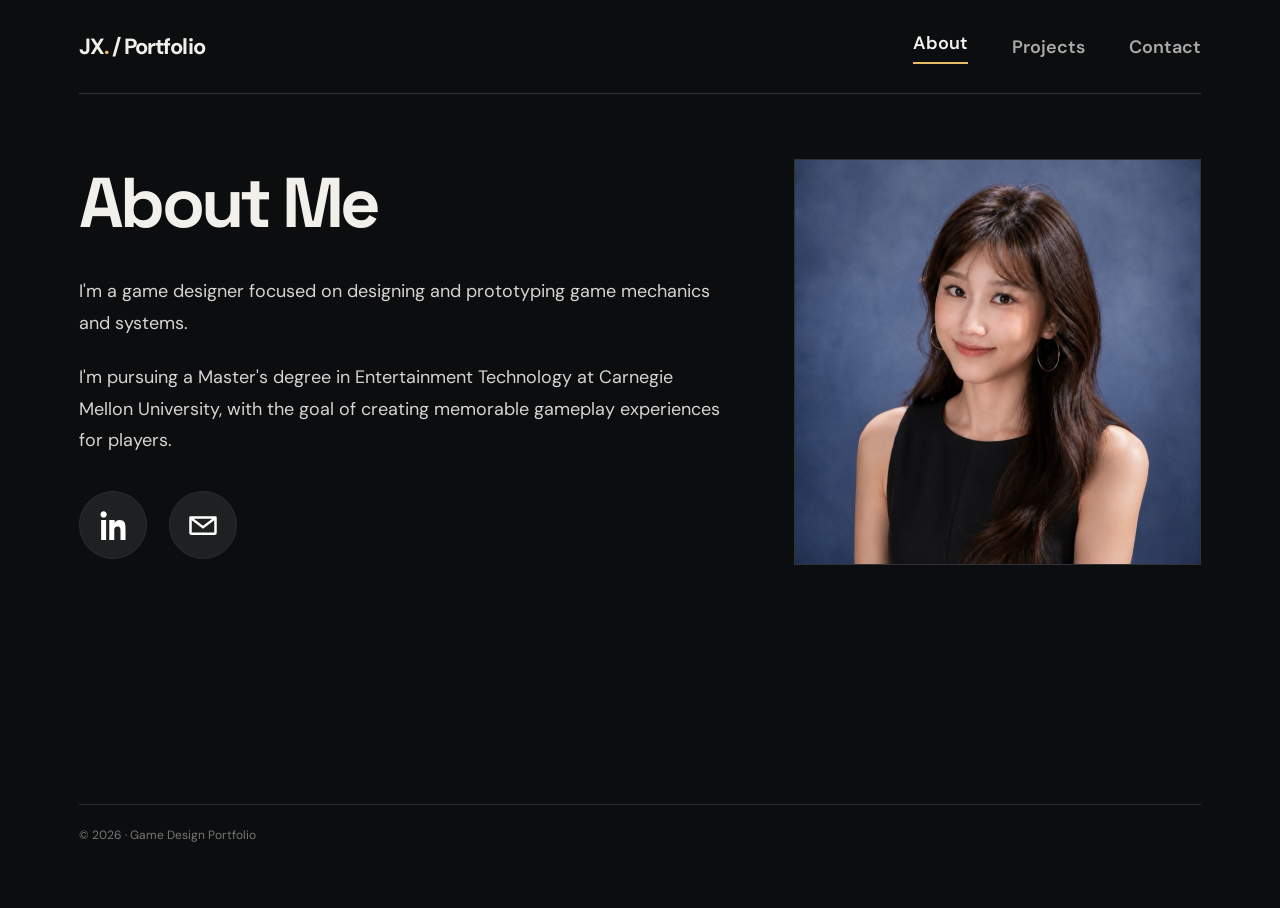
<file: portfolio-photos-ready/index.html>
<!DOCTYPE html><html lang="en"><head><meta charset="utf-8"><meta name="viewport" content="width=device-width,initial-scale=1"><title>About — Game Design Portfolio</title><link rel="preconnect" href="https://fonts.googleapis.com"><link rel="stylesheet" href="https://fonts.googleapis.com/css2?family=DM+Sans:wght@400;500;600;700&family=Space+Grotesk:wght@400;500;600;700&display=swap"><link rel="stylesheet" href="assets/site.css"></head><body><div class="container"><header class="topbar"><a class="brand" href="about.html">JX<span style="color:var(--accent)">.</span> / Portfolio</a><nav><a href="about.html" aria-current="page">About</a><a href="projects.html">Projects</a><a href="contact.html">Contact</a></nav></header><main class="page-main"><div class="about-layout"><div><h1>About Me</h1><p>I'm a game designer focused on designing and prototyping game mechanics and systems.</p><p>I'm pursuing a Master's degree in Entertainment Technology at Carnegie Mellon University, with the goal of creating memorable gameplay experiences for players.</p><div class="icon-socials"><a class="icon-link" href="https://www.linkedin.com/in/jocelynxiang2888/" target="_blank" rel="noopener" aria-label="LinkedIn"><span class="sr-only">LinkedIn</span><svg viewBox="0 0 20 24" aria-hidden="true"><path d="M4.98 3.5C4.98 4.88 3.87 6 2.5 6S0 4.88 0 3.5 1.12 1 2.5 1 4.98 2.12 4.98 3.5zM.5 8h4V24h-4V8zm7 0h3.83v2.19h.05c.53-1.01 1.84-2.19 3.8-2.19 4.06 0 4.82 2.67 4.82 6.14V24h-4v-6.97c0-1.66-.03-3.8-2.32-3.8-2.32 0-2.67 1.81-2.67 3.68V24h-4V8z"></path></svg></a><a class="icon-link" href="mailto:jocelynxiang43@gmail.com" aria-label="Email"><span class="sr-only">Email</span><svg viewBox="0 0 24 24" aria-hidden="true"><path d="M2 5h20a1 1 0 0 1 1 1v12a2 2 0 0 1-2 2H3a2 2 0 0 1-2-2V6a1 1 0 0 1 1-1zm19 3.24-8.45 6.34a1 1 0 0 1-1.1 0L3 8.24V18h18V8.24zm-1.67-1.24H4.67L12 12.5 19.33 7z"></path></svg></a></div></div><div class="portrait-blank"><img src="assets/about-photo.jpg" alt="Portrait" loading="eager"></div></div></main><footer class="footer">© 2026 · Game Design Portfolio</footer></div></body></html>
</file>
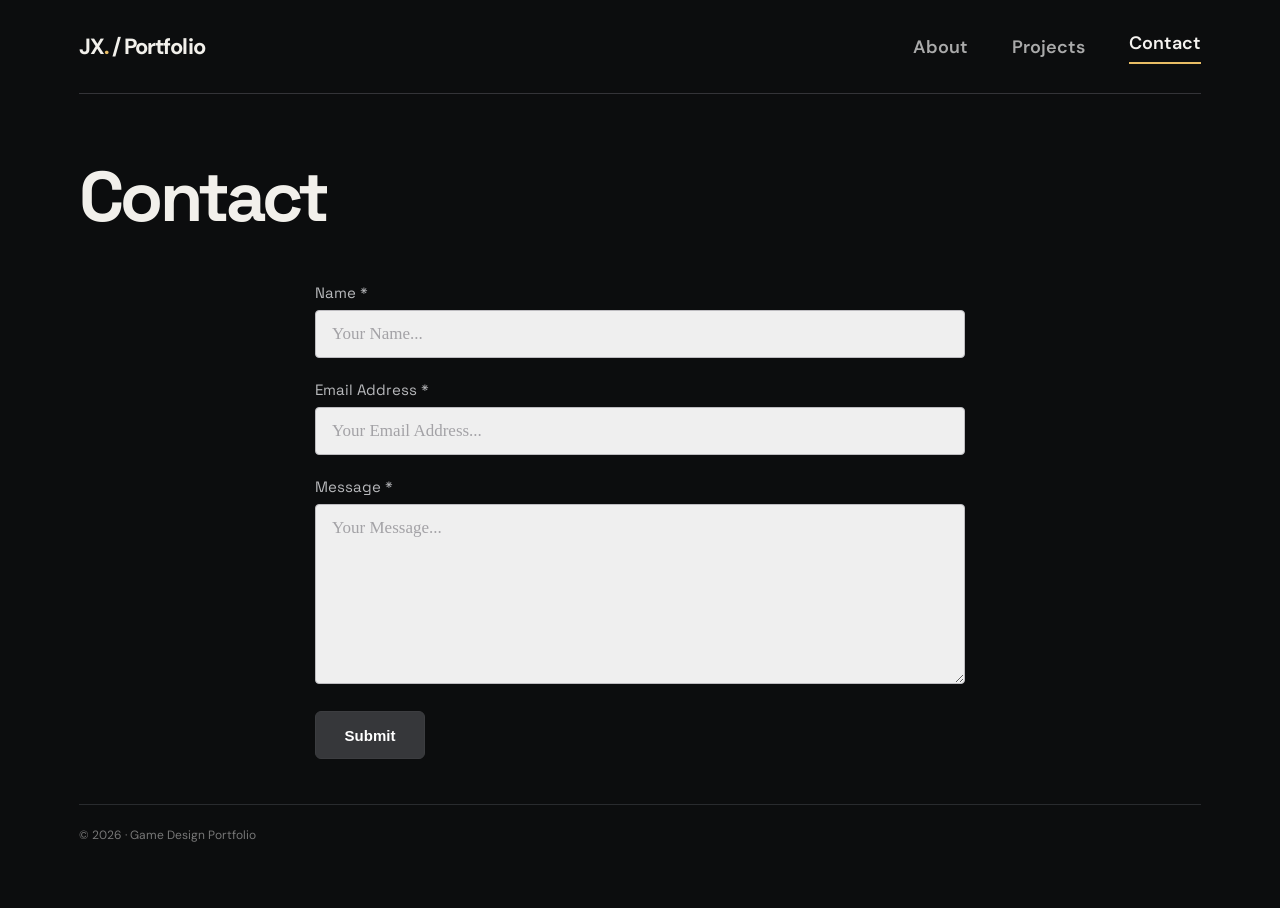
<file: portfolio-photos-ready/contact.html>
<!DOCTYPE html><html lang="en"><head><meta charset="utf-8"><meta name="viewport" content="width=device-width,initial-scale=1"><title>Contact — Game Design Portfolio</title><link rel="preconnect" href="https://fonts.googleapis.com"><link rel="stylesheet" href="https://fonts.googleapis.com/css2?family=DM+Sans:wght@400;500;600;700&family=Space+Grotesk:wght@400;500;600;700&display=swap"><link rel="stylesheet" href="assets/site.css"></head><body><div class="container"><header class="topbar"><a class="brand" href="about.html">JX<span style="color:var(--accent)">.</span> / Portfolio</a><nav><a href="about.html">About</a><a href="projects.html">Projects</a><a href="contact.html" aria-current="page">Contact</a></nav></header><main class="page-main contact-shell"><section class="contact-panel"><h1 class="contact-title">Contact</h1><form class="contact-form" action="mailto:jocelynxiang43@gmail.com" method="post" enctype="text/plain"><div class="field"><label for="name">Name *</label><input id="name" name="name" type="text" placeholder="Your Name..." required></div><div class="field"><label for="email">Email Address *</label><input id="email" name="email" type="email" placeholder="Your Email Address..." required></div><div class="field"><label for="message">Message *</label><textarea id="message" name="message" placeholder="Your Message..." required></textarea></div><button class="submit-btn" type="submit">Submit</button></form></section></main><footer class="footer">© 2026 · Game Design Portfolio</footer></div></body></html>
</file>
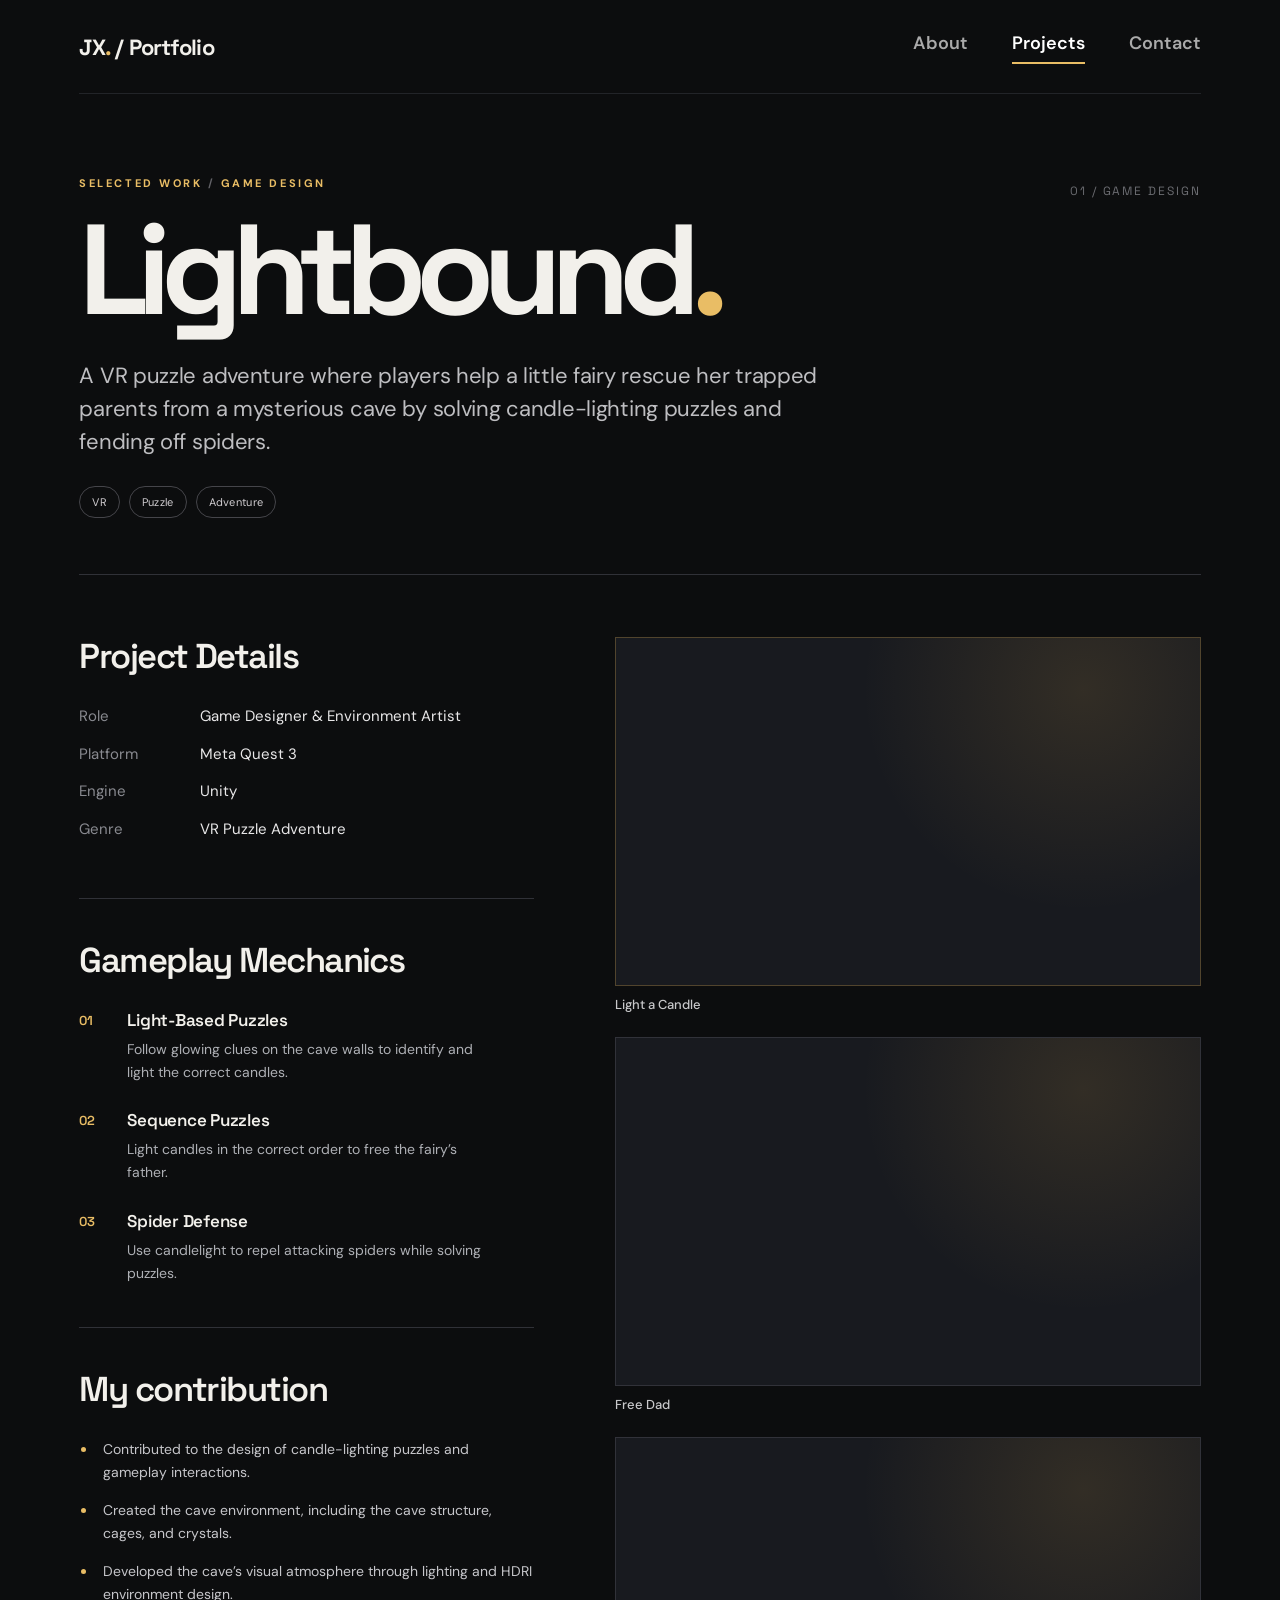
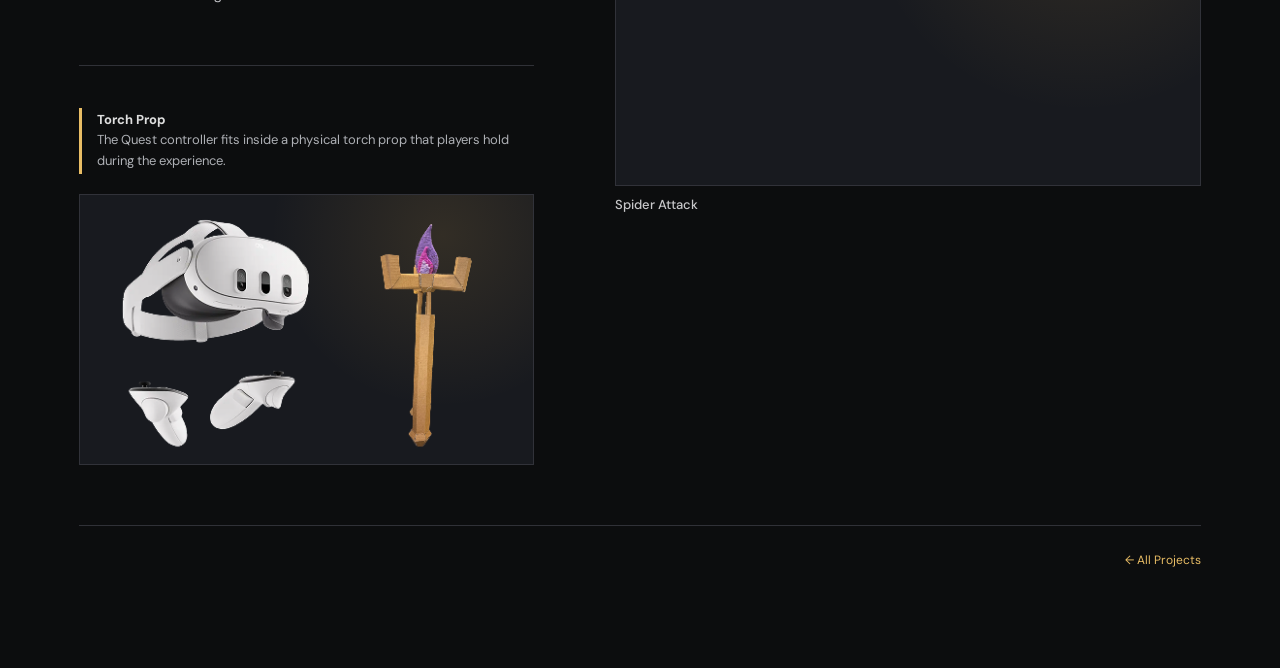
<file: portfolio-photos-ready/lightbound.html>
<!DOCTYPE html>
<html lang="en">
<head>
<meta charset="utf-8"/>
<meta content="width=device-width,initial-scale=1" name="viewport"/>
<meta content="Lightbound — a VR puzzle adventure. Game design portfolio case study." name="description"/>
<title>Lightbound — Game Design Portfolio</title>
<link href="https://fonts.googleapis.com" rel="preconnect"/>
<link crossorigin="" href="https://fonts.gstatic.com" rel="preconnect"/>
<link href="https://fonts.googleapis.com/css2?family=DM+Sans:wght@400;500;600;700&amp;family=Space+Grotesk:wght@400;500;600;700&amp;display=swap" rel="stylesheet"/>
<style>
:root { --bg:#0c0d0e; --panel:#131518; --line:#303137; --muted:#a0a1a6; --text:#f2f0eb; --accent:#e9bd65; --soft:#d1d0d0; }
*{box-sizing:border-box} html{scroll-behavior:smooth} body{margin:0;background:var(--bg);color:var(--text);font-family:'DM Sans',Arial,sans-serif;-webkit-font-smoothing:antialiased}
a{color:inherit;text-decoration:none} a:focus-visible{outline:2px solid var(--accent);outline-offset:4px} button{font:inherit}
.page{max-width:1450px;margin:auto;padding:0 6.2% 100px}
.topbar{display:flex;align-items:center;justify-content:space-between;height:94px;border-bottom:1px solid #222428}
.brand{font-family:'Space Grotesk',Arial,sans-serif;font-weight:700;letter-spacing:-.035em;font-size:22px}
.topbar nav{display:flex;gap:44px}.topbar nav a{font-size:18px;font-weight:600;color:#aaa}.topbar nav a:hover{color:var(--accent)}.topbar nav a[aria-current="page"]{color:#fff;box-shadow:0 2px 0 var(--accent);padding-bottom:7px}
.eyebrow{color:var(--accent);font-size:11px;letter-spacing:.23em;font-weight:700;text-transform:uppercase}
.hero{padding:82px 0 56px;border-bottom:1px solid var(--line);position:relative}
.hero:before{content:'01 / GAME DESIGN';position:absolute;right:0;top:89px;font-family:'Space Grotesk',sans-serif;letter-spacing:.16em;font-size:12px;color:#6b6c71}
h1,h2,h3,p{margin-top:0} h1,h2,h3{font-family:'Space Grotesk',Arial,sans-serif}
h1{font-size:clamp(68px,10vw,146px);line-height:.91;letter-spacing:-.085em;margin:22px 0 31px;font-weight:700}
.hero-desc{max-width:780px;font-size:clamp(17px,1.75vw,22px);line-height:1.5;color:#bebec1;letter-spacing:-.013em;margin-bottom:28px}
.tags{display:flex;gap:9px;flex-wrap:wrap}.tag{border:1px solid #45454a;border-radius:100px;color:#d0cdd0;font-size:11px;letter-spacing:.025em;padding:8px 12px}
.case{display:grid;grid-template-columns:minmax(310px,.9fr) minmax(0,1.16fr);column-gap:clamp(40px,6.3vw,94px);padding-top:62px}
.copy{min-width:0}.section{padding-bottom:43px;margin-bottom:42px;border-bottom:1px solid var(--line)}.section:last-child{border-bottom:0}
h2{font-size:clamp(24px,2.7vw,35px);letter-spacing:-.045em;line-height:1.15;margin-bottom:28px;font-weight:600}
.details{display:grid;grid-template-columns:105px 1fr;gap:15px 16px;font-size:15px;line-height:1.5}.details dt{color:#898a90}.details dd{margin:0;color:#e8e7e8}
.mechanic{display:grid;grid-template-columns:37px 1fr;gap:11px;margin-bottom:26px}.mechanic:last-child{margin-bottom:0}.number{color:var(--accent);font-family:'Space Grotesk';font-weight:600;font-size:13px;padding-top:3px}.mechanic h3{font-size:17px;line-height:1.3;letter-spacing:-.015em;margin-bottom:7px;font-weight:600}.mechanic p{color:#aeb0b5;line-height:1.62;font-size:14px;margin:0;max-width:360px}
.contrib{padding:0 0 0 18px;margin:0;color:#c6c6ca;line-height:1.65;font-size:14px}.contrib li{padding-left:6px;margin-bottom:15px}.contrib li::marker{color:var(--accent)}
.gallery{display:flex;flex-direction:column;gap:24px}.media{margin:0;position:relative}.media-visual{width:100%;aspect-ratio:1.68;display:flex;align-items:center;justify-content:center;position:relative;overflow:hidden;border:1px solid #313239;background:#181a1f}.media-visual::before{content:'';position:absolute;inset:0;pointer-events:none;background:radial-gradient(circle at 80% 15%,rgba(241,185,83,.12),transparent 40%);z-index:0}.media-visual.featured{border-color:#51442d}.gallery figcaption{margin-top:10px;justify-content:flex-start;color:#c8c8ca;font-size:13px;letter-spacing:.005em;font-weight:500;display:flex}
.empty-media{width:100%;height:100%;background:#151618;display:block}.torch-note{border-left:3px solid var(--accent);padding:2px 0 2px 15px;color:#aeb0b5;font-size:13px;line-height:1.6;margin-bottom:20px}.bottom{border-top:1px solid var(--line);margin-top:60px;padding-top:26px;display:flex;justify-content:flex-end;gap:30px;color:#85868b;font-size:12px}.bottom a{color:var(--accent)}
@media(max-width:850px){.page{padding:0 24px 70px}.topbar{height:77px}.topbar nav{gap:15px}.topbar nav a{font-size:14px}.brand{font-size:17px}.hero{padding:60px 0 38px}.hero:before{display:none}.case{grid-template-columns:1fr;padding-top:38px;gap:22px}.section{margin-bottom:20px;padding-bottom:28px}.gallery{gap:20px;margin-bottom:20px}.hero-desc{font-size:17px}h1{font-size:clamp(55px,14vw,90px);margin:20px 0 24px}.details{grid-template-columns:95px 1fr}.bottom{flex-direction:column;gap:8px}}
@media(max-width:450px){.topbar nav{gap:11px}.topbar nav a{font-size:12px}}
.media-visual video{display:block;width:100%;height:100%;object-fit:cover;}
</style></head>
<body>
<div class="page">
<header class="topbar"><a class="brand" href="about.html">JX<span style="color:var(--accent)">.</span> / Portfolio</a><nav><a href="about.html">About</a><a aria-current="page" href="projects.html">Projects</a><a href="contact.html">Contact</a></nav></header>
<main id="top">
<section class="hero"><div class="eyebrow">Selected Work <span style="color:#626267">/</span> Game Design</div><h1>Lightbound<span style="color:var(--accent)">.</span></h1><p class="hero-desc">A VR puzzle adventure where players help a little fairy rescue her trapped parents from a mysterious cave by solving candle-lighting puzzles and fending off spiders.</p><div class="tags"><span class="tag">VR</span><span class="tag">Puzzle</span><span class="tag">Adventure</span></div></section>
<div class="case" id="work">
<div class="copy">
<section class="section overview"><h2>Project Details</h2><dl class="details"><dt>Role</dt><dd>Game Designer &amp; Environment Artist</dd><dt>Platform</dt><dd>Meta Quest 3</dd><dt>Engine</dt><dd>Unity</dd><dt>Genre</dt><dd>VR Puzzle Adventure</dd></dl></section>
<section class="section mechanics"><h2>Gameplay Mechanics</h2><div class="mechanic"><div class="number">01</div><div><h3>Light-Based Puzzles</h3><p>Follow glowing clues on the cave walls to identify and light the correct candles.</p></div></div><div class="mechanic"><div class="number">02</div><div><h3>Sequence Puzzles</h3><p>Light candles in the correct order to free the fairy’s father.</p></div></div><div class="mechanic"><div class="number">03</div><div><h3>Spider Defense</h3><p>Use candlelight to repel attacking spiders while solving puzzles.</p></div></div></section>
<section class="section contributions"><h2>My contribution</h2><ul class="contrib"><li>Contributed to the design of candle-lighting puzzles and gameplay interactions.</li><li>Created the cave environment, including the cave structure, cages, and crystals.</li><li>Developed the cave’s visual atmosphere through lighting and HDRI environment design.</li></ul></section>
<div class="torch-note"><strong style="color:#dedede">Torch Prop</strong><br/>The Quest controller fits inside a physical torch prop that players hold during the experience.</div>
<figure class="media"><div class="media-visual"><img src="assets/torch-prop.png" alt="Physical torch prop" style="display:block;width:100%;height:100%;object-fit:contain" loading="lazy"></div></figure>
</div>
<div aria-label="Lightbound project media" class="gallery"><figure class="media"><div class="media-visual featured"><video autoplay muted loop playsinline preload="metadata"><source src="assets/light-candle.mp4" type="video/mp4"></video></div><figcaption>Light a Candle</figcaption></figure><figure class="media"><div class="media-visual"><video autoplay muted loop playsinline preload="metadata"><source src="assets/free-dad.mp4" type="video/mp4"></video></div><figcaption>Free Dad</figcaption></figure><figure class="media"><div class="media-visual"><video autoplay muted loop playsinline preload="metadata"><source src="assets/spider-attack.mp4" type="video/mp4"></video></div><figcaption>Spider Attack</figcaption></figure></div>
</div></main>
<footer class="bottom"><span><a href="projects.html">← All Projects</a></span></footer>
</div></body></html>
</file>
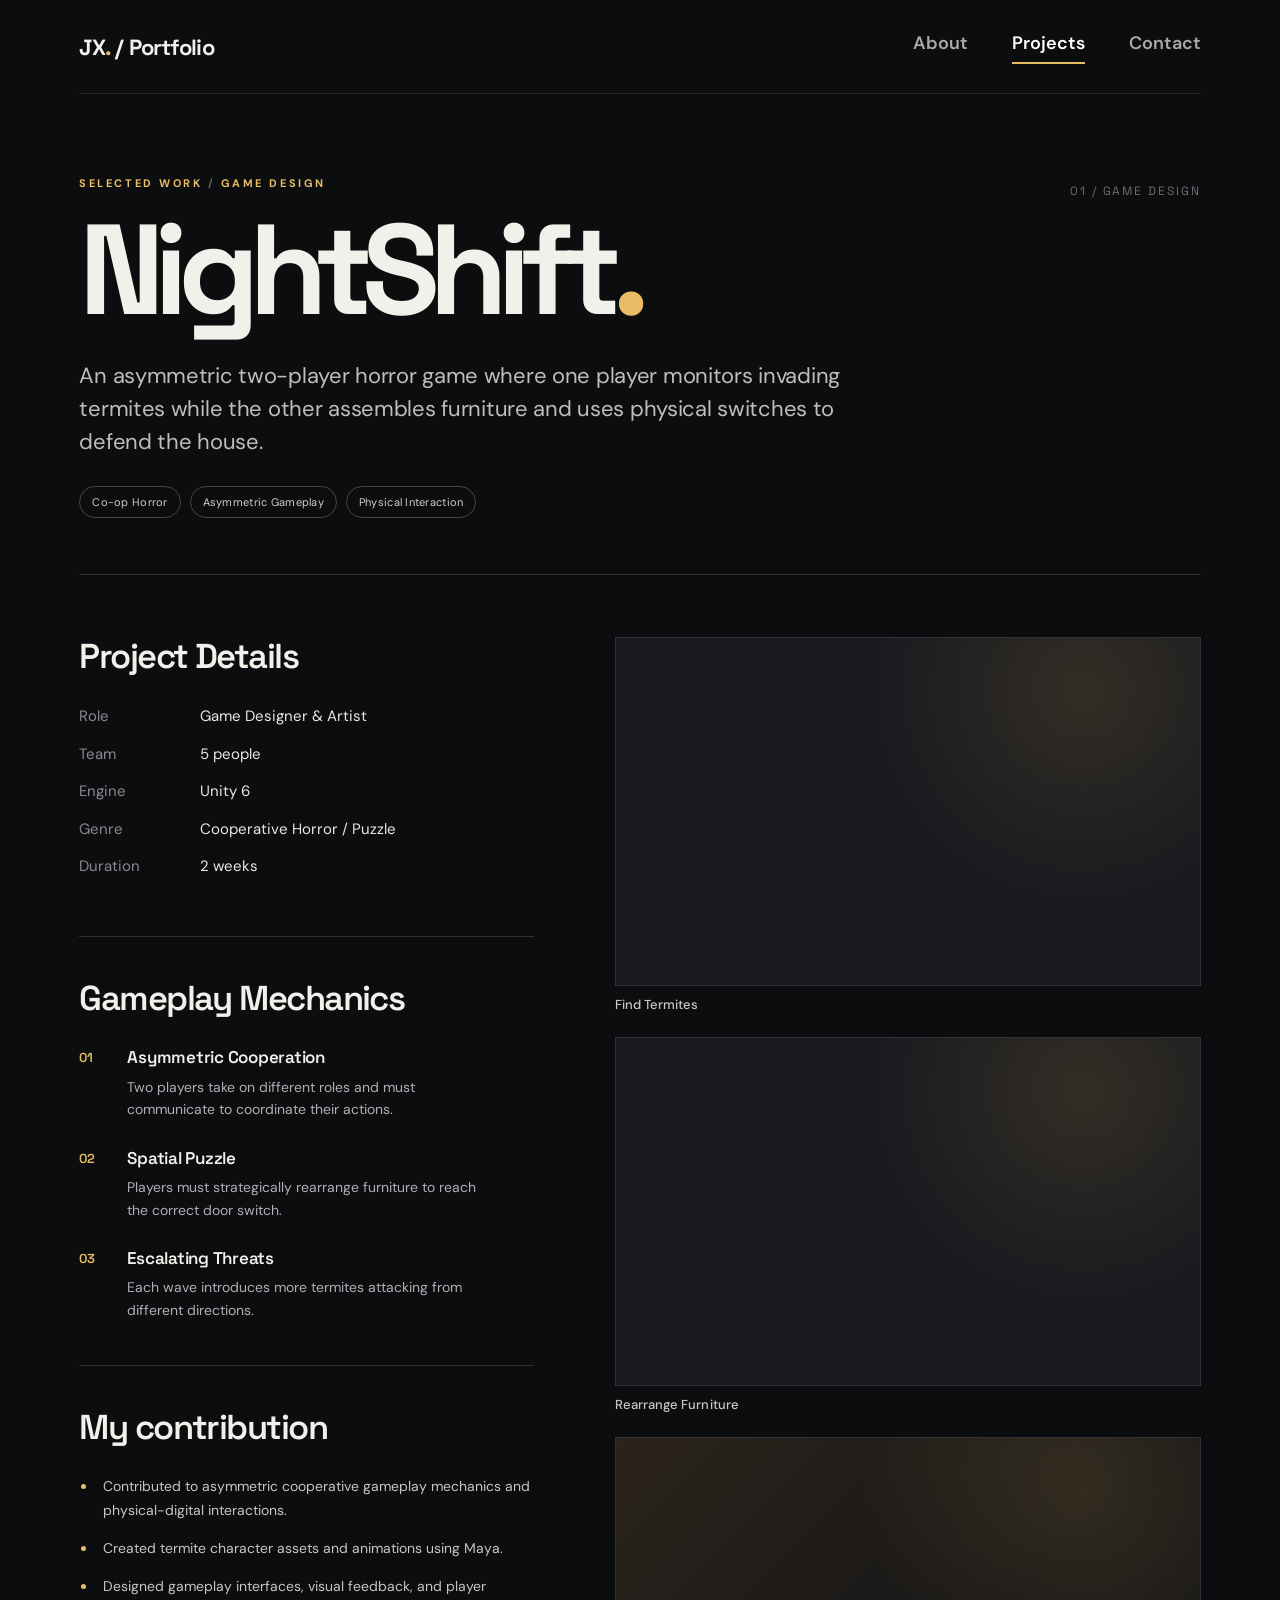
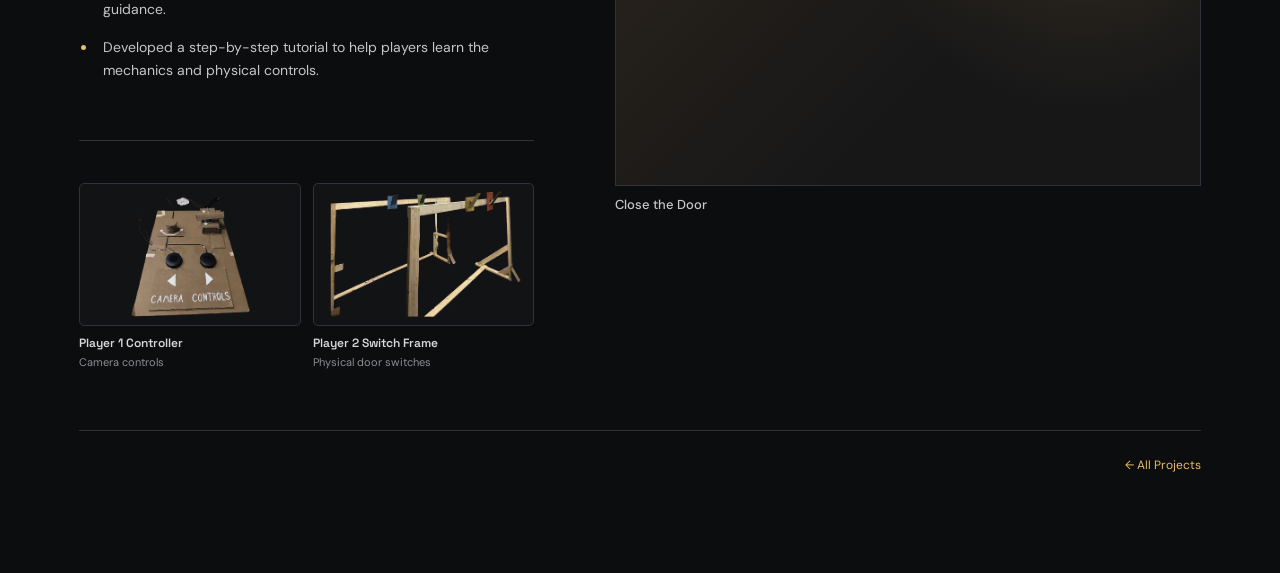
<file: portfolio-photos-ready/nightshift.html>
<!DOCTYPE html>

<html lang="en">
<head>
<meta charset="utf-8"/>
<meta content="width=device-width,initial-scale=1" name="viewport"/>
<meta content="NightShift — an asymmetric two-player cooperative horror game. Game design portfolio case study." name="description"/>
<title>NightShift — Game Design Portfolio</title>
<link href="https://fonts.googleapis.com" rel="preconnect"/>
<link crossorigin="" href="https://fonts.gstatic.com" rel="preconnect"/>
<link href="https://fonts.googleapis.com/css2?family=DM+Sans:wght@400;500;600;700&amp;family=Space+Grotesk:wght@400;500;600;700&amp;display=swap" rel="stylesheet"/>
<style>
    :root { --bg:#0c0d0e; --panel:#131518; --line:#303137; --muted:#a0a1a6; --text:#f2f0eb; --accent:#e9bd65; --soft:#d1d0d0; }
    *{box-sizing:border-box} html{scroll-behavior:smooth} body{margin:0;background:var(--bg);color:var(--text);font-family:'DM Sans',Arial,sans-serif;-webkit-font-smoothing:antialiased}
    a{color:inherit;text-decoration:none} a:focus-visible{outline:2px solid var(--accent);outline-offset:4px} button{font:inherit}
    .page{max-width:1450px;margin:auto;padding:0 6.2% 100px}
    .topbar{display:flex;align-items:center;justify-content:space-between;height:90px;border-bottom:1px solid #222428}
    .brand{font-family:'Space Grotesk',Arial,sans-serif;font-weight:700;letter-spacing:-.035em;font-size:20px}
    .topbar nav{display:flex;gap:34px;color:#b6b6b9;font-size:13px}.topbar nav a:hover{color:var(--accent)}
    .eyebrow{color:var(--accent);font-size:11px;letter-spacing:.23em;font-weight:700;text-transform:uppercase}
    .hero{padding:82px 0 56px;border-bottom:1px solid var(--line);position:relative}
    .hero:before{content:'01 / GAME DESIGN';position:absolute;right:0;top:89px;font-family:'Space Grotesk',sans-serif;letter-spacing:.16em;font-size:12px;color:#6b6c71}
    h1,h2,h3,p{margin-top:0} h1,h2,h3{font-family:'Space Grotesk',Arial,sans-serif}
    h1{font-size:clamp(68px,10vw,146px);line-height:.91;letter-spacing:-.085em;margin:22px 0 31px;font-weight:700}
    .hero-desc{max-width:780px;font-size:clamp(17px,1.75vw,22px);line-height:1.5;color:#bebec1;letter-spacing:-.013em;margin-bottom:28px}
    .tags{display:flex;gap:9px;flex-wrap:wrap}.tag{border:1px solid #45454a;border-radius:100px;color:#d0cdd0;font-size:11px;letter-spacing:.025em;padding:8px 12px}
    .case{display:grid;grid-template-columns:minmax(310px,.9fr) minmax(0,1.16fr);column-gap:clamp(40px,6.3vw,94px);padding-top:62px}
    .copy{min-width:0}.section{padding-bottom:43px;margin-bottom:42px;border-bottom:1px solid var(--line)}.section:last-child{border-bottom:0}
    .section-label{color:var(--accent);font-size:11px;font-weight:700;letter-spacing:.18em;text-transform:uppercase;margin-bottom:17px}
    h2{font-size:clamp(24px,2.7vw,35px);letter-spacing:-.045em;line-height:1.15;margin-bottom:28px;font-weight:600}
    .details{display:grid;grid-template-columns:105px 1fr;gap:15px 16px;font-size:15px;line-height:1.5}.details dt{color:#898a90}.details dd{margin:0;color:#e8e7e8}
    .mechanic{display:grid;grid-template-columns:37px 1fr;gap:11px;margin-bottom:26px}.mechanic:last-child{margin-bottom:0}.number{color:var(--accent);font-family:'Space Grotesk';font-weight:600;font-size:13px;padding-top:3px}.mechanic h3{font-size:17px;line-height:1.3;letter-spacing:-.015em;margin-bottom:7px;font-weight:600}.mechanic p{color:#aeb0b5;line-height:1.62;font-size:14px;margin:0;max-width:360px}
    .contrib{padding:0 0 0 18px;margin:0;color:#c6c6ca;line-height:1.65;font-size:14px}.contrib li{padding-left:6px;margin-bottom:15px}.contrib li::marker{color:var(--accent)}
    .gallery{display:flex;flex-direction:column;gap:24px}.media{margin:0;position:relative}.media-visual{width:100%;aspect-ratio:1.68;display:flex;align-items:center;justify-content:center;position:relative;overflow:hidden;border:1px solid #313239;background:#181a1f}.media-visual img,.media-visual video{width:100%;height:100%;object-fit:cover;display:block}.media-visual:has(img[src=""]),.media-visual:has(video[src=""]){background:#222}
    .media-visual::before{content:'';position:absolute;inset:0;pointer-events:none;background:radial-gradient(circle at 80% 15%,rgba(241,185,83,.12),transparent 40%);z-index:0}
    .placeholder{z-index:1;text-align:center;padding:32px;color:#777980;display:flex;flex-direction:column;align-items:center;gap:12px}.placeholder svg{width:32px;height:32px;stroke:#b99b64;stroke-width:1.5;fill:none}.placeholder strong{font:600 15px 'Space Grotesk',sans-serif;color:#d2d1d1}.placeholder small{color:#898b91;font-size:12px;max-width:230px;line-height:1.5}
    .media-visual.featured{aspect-ratio:1.68;border-color:#51442d}.featured-label{position:absolute;top:15px;left:15px;color:#ebc676;border:1px solid #675432;background:rgba(8,9,11,.85);font-size:10px;letter-spacing:.13em;padding:8px 10px;z-index:2}
    figcaption{display:flex;align-items:baseline;justify-content:space-between;gap:10px;margin-top:11px;color:#d1d0d2;font-size:12px}.media-counter{color:#76777d;font-size:11px;letter-spacing:.08em;white-space:nowrap}
    .controller{aspect-ratio:1.68;background:linear-gradient(135deg,#2b241b,#171718 60%)}
    .bottom{border-top:1px solid var(--line);margin-top:60px;padding-top:26px;display:flex;justify-content:space-between;gap:30px;color:#85868b;font-size:12px}.bottom a{color:var(--accent)}
    .replace-note{font-size:12px;line-height:1.55;color:#777b83;padding:10px 0 0}
    @media(max-width:850px){.page{padding:0 24px 70px}.topbar{height:72px}.hero{padding:60px 0 38px}.hero:before{display:none}.case{grid-template-columns:1fr;padding-top:38px;gap:22px}.copy{display:contents}.overview{order:0}.gallery{order:1}.mechanics{order:2}.contributions{order:3}.section{margin-bottom:20px;padding-bottom:28px}.gallery{gap:20px;margin-bottom:20px}.hero-desc{font-size:17px}h1{font-size:clamp(55px,14vw,90px);margin:20px 0 24px}.topbar nav{gap:16px}.details{grid-template-columns:95px 1fr}.bottom{flex-direction:column;gap:8px}}
    @media(prefers-reduced-motion:reduce){html{scroll-behavior:auto}}
  
    /* Minimal video captions, keeping original image proportions */
    .gallery figcaption{margin-top:10px;justify-content:flex-start;color:#c8c8ca;font-size:13px;letter-spacing:.005em;font-weight:500;}
    .gallery .media-visual video{object-fit:cover;}
    .gallery .media-visual.featured{border-color:#313239;}
    .bottom{justify-content:flex-end;}
    .section-label{display:none;}

    /* Low-profile physical controller showcase: replaces the fourth video. */
    .controller-showcase{display:grid;grid-template-columns:repeat(2,minmax(0,1fr));gap:12px;margin-top:10px}
    .controller-item{min-width:0}
    .controller-image{width:100%;aspect-ratio:1.55;overflow:hidden;background:#121315;border:1px solid #313239;border-radius:5px}
    .controller-image img{width:100%;height:100%;display:block;object-fit:contain}
    .controller-title{font-family:'Space Grotesk',Arial,sans-serif;font-size:12px;font-weight:600;line-height:1.4;color:#d8d7d8;margin-top:9px}
    .controller-caption{font-size:11px;color:#8d8e93;line-height:1.5;margin-top:2px}
    @media(max-width:390px){.controller-showcase{gap:10px}.controller-title{font-size:12px}.controller-caption{font-size:11px}}
.media-visual video{display:block;width:100%;height:100%;object-fit:cover;}
</style>
<style>.topbar{height:94px}.topbar nav{display:flex;gap:44px}.topbar nav a{font-size:18px;font-weight:600;color:#aaa}.topbar nav a[aria-current="page"]{color:#fff;box-shadow:0 2px 0 var(--accent);padding-bottom:7px}.topbar .brand{font-size:22px}.empty-media{width:100%;height:100%;background:#151618}.media-visual:has(.empty-media)::before{display:none}@media(max-width:760px){.topbar{height:77px}.topbar nav{gap:15px}.topbar nav a{font-size:14px}.topbar .brand{font-size:17px}}@media(max-width:450px){.topbar nav{gap:11px}.topbar nav a{font-size:12px}}</style></head>
<body>
<div class="page">
<header class="topbar"><a class="brand" href="about.html">JX<span style="color:var(--accent)">.</span> / Portfolio</a><nav><a href="about.html">About</a><a aria-current="page" href="projects.html">Projects</a><a href="contact.html">Contact</a></nav></header>
<main id="top">
<section class="hero">
<div class="eyebrow">Selected Work <span style="color:#626267">/</span> Game Design</div>
<h1>NightShift<span style="color:var(--accent)">.</span></h1>
<p class="hero-desc">An asymmetric two-player horror game where one player monitors invading termites while the other assembles furniture and uses physical switches to defend the house.</p>
<div class="tags"><span class="tag">Co-op Horror</span><span class="tag">Asymmetric Gameplay</span><span class="tag">Physical Interaction</span></div>
</section>
<div class="case" id="work">
<div class="copy">
<section class="section overview">
<h2>Project Details</h2>
<dl class="details"><dt>Role</dt><dd>Game Designer &amp; Artist</dd><dt>Team</dt><dd>5 people</dd><dt>Engine</dt><dd>Unity 6</dd><dt>Genre</dt><dd>Cooperative Horror / Puzzle</dd><dt>Duration</dt><dd>2 weeks</dd></dl>
</section>
<section class="section mechanics">
<h2>Gameplay Mechanics</h2>
<div class="mechanic"><div class="number">01</div><div><h3>Asymmetric Cooperation</h3><p>Two players take on different roles and must communicate to coordinate their actions.</p></div></div>
<div class="mechanic"><div class="number">02</div><div><h3>Spatial Puzzle</h3><p>Players must strategically rearrange furniture to reach the correct door switch.</p></div></div>
<div class="mechanic"><div class="number">03</div><div><h3>Escalating Threats</h3><p>Each wave introduces more termites attacking from different directions.</p></div></div>
</section>
<section class="section contributions">
<h2>My contribution</h2>
<ul class="contrib"><li>Contributed to asymmetric cooperative gameplay mechanics and physical-digital interactions.</li><li>Created termite character assets and animations using Maya.</li><li>Designed gameplay interfaces, visual feedback, and player guidance.</li><li>Developed a step-by-step tutorial to help players learn the mechanics and physical controls.</li></ul>
</section>
<div aria-label="Physical controllers" class="controller-showcase">
<div class="controller-item">
<div class="controller-image"><img alt="Player 1 camera controller" loading="lazy" src="assets/player1-controller.webp"/></div>
<div class="controller-title">Player 1 Controller</div>
<div class="controller-caption">Camera controls</div>
</div>
<div class="controller-item">
<div class="controller-image"><img alt="Player 2 physical switch frame" loading="lazy" src="assets/player2-switch-frame.webp"/></div>
<div class="controller-title">Player 2 Switch Frame</div>
<div class="controller-caption">Physical door switches</div>
</div>
</div>
</div>
<div aria-label="NightShift project media" class="gallery">
<figure class="media"><div class="media-visual featured"><video autoplay muted loop playsinline preload="metadata"><source src="assets/find-termites.mp4" type="video/mp4"></video></div><figcaption><span class="media-title">Find Termites</span></figcaption></figure>
<figure class="media"><div class="media-visual"><video autoplay muted loop playsinline preload="metadata"><source src="assets/rearrange-furniture.mp4" type="video/mp4"></video></div><figcaption><span class="media-title">Rearrange Furniture</span></figcaption></figure>
<figure class="media"><div class="media-visual controller"><video autoplay muted loop playsinline preload="metadata"><source src="assets/close-the-door.mp4" type="video/mp4"></video></div><figcaption><span class="media-title">Close the Door</span></figcaption></figure>
</div>
</div></main>
<footer class="bottom"><span><a href="projects.html">← All Projects</a></span></footer>
</div>
</body>
</html>
</file>
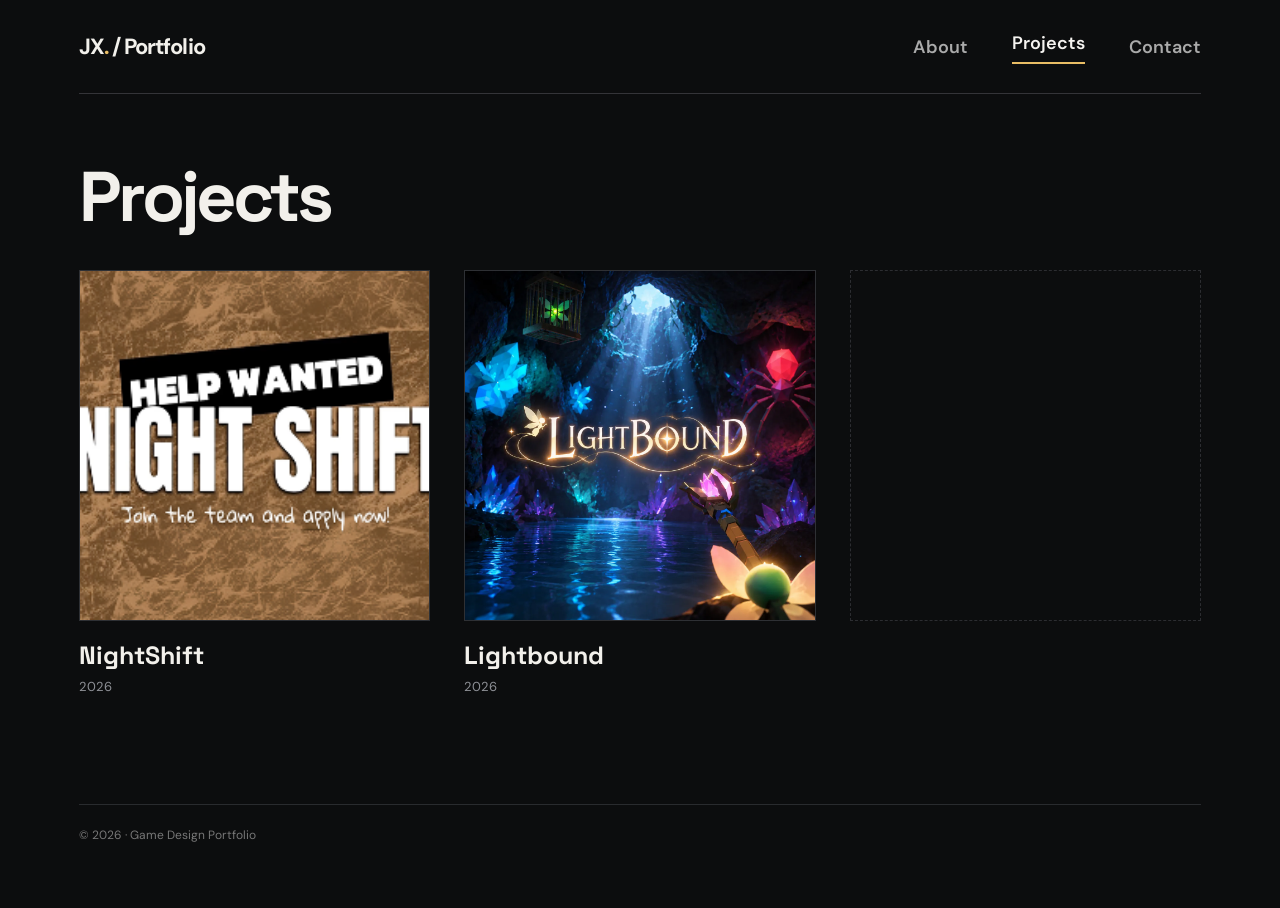
<file: portfolio-photos-ready/projects.html>
<!DOCTYPE html><html lang="en"><head><meta charset="utf-8"><meta name="viewport" content="width=device-width,initial-scale=1"><title>Projects — Game Design Portfolio</title><link rel="preconnect" href="https://fonts.googleapis.com"><link rel="stylesheet" href="https://fonts.googleapis.com/css2?family=DM+Sans:wght@400;500;600;700&family=Space+Grotesk:wght@400;500;600;700&display=swap"><link rel="stylesheet" href="assets/site.css"></head><body><div class="container"><header class="topbar"><a class="brand" href="about.html">JX<span style="color:var(--accent)">.</span> / Portfolio</a><nav><a href="about.html">About</a><a href="projects.html" aria-current="page">Projects</a><a href="contact.html">Contact</a></nav></header><main class="page-main"><h1>Projects</h1><div class="project-grid"><a class="project-card" href="nightshift.html"><div class="project-cover"><img src="assets/nightshift-poster.png" alt="NightShift poster"></div><h2>NightShift</h2><span>2026</span></a><a class="project-card" href="lightbound.html"><div class="project-cover"><img src="assets/lightbound-poster.webp" alt="Lightbound poster"></div><h2>Lightbound</h2><span>2026</span></a><div class="future" aria-label="Space for a future project"></div></div></main><footer class="footer">© 2026 · Game Design Portfolio</footer></div></body></html>
</file>
<file: portfolio-photos-ready/assets/site.css>
:root{--bg:#0c0d0e;--panel:#151617;--text:#f2f0eb;--muted:#a6a6a9;--accent:#e9bd65;--line:#292b2e}
*{box-sizing:border-box}html{scroll-behavior:smooth}body{margin:0;background:var(--bg);color:var(--text);font-family:'DM Sans',Arial,sans-serif;-webkit-font-smoothing:antialiased}a{color:inherit;text-decoration:none}a:focus-visible,input:focus-visible,textarea:focus-visible,button:focus-visible{outline:2px solid var(--accent);outline-offset:4px}
.topbar{height:94px;display:flex;align-items:center;justify-content:space-between;border-bottom:1px solid #343438;gap:25px}.topbar .brand{font-size:22px;font-weight:700;letter-spacing:-.045em}.topbar nav{display:flex;align-items:center;gap:44px}.topbar nav a{font-size:18px;font-weight:600;color:#aaa}.topbar nav a:hover,.topbar nav a[aria-current=page]{color:#f5f3f0}.topbar nav a[aria-current=page]{box-shadow:0 2px 0 var(--accent);padding-bottom:7px}
.container,.page{max-width:1450px;margin:auto;padding:0 6.2% 65px;min-height:100vh}.page-main{padding:65px 0 75px;min-height:calc(100vh - 190px)}h1,h2,h3{font-family:'Space Grotesk','DM Sans',sans-serif}h1{font-size:clamp(42px,5.5vw,78px);line-height:1.08;letter-spacing:-.055em;margin:0 0 35px}p{line-height:1.75}
.about-layout{display:grid;grid-template-columns:minmax(0,1.2fr) minmax(250px,.75fr);gap:65px;align-items:center}.about-layout p{max-width:660px;font-size:18px;color:#d6d4d3;margin:0 0 23px}.portrait-blank{min-height:360px;border:1px solid #303237;background:#111214}
.icon-socials{display:flex;gap:22px;margin-top:34px}.icon-link{width:68px;height:68px;border-radius:999px;background:rgba(255,255,255,.08);display:grid;place-items:center;border:1px solid #2a2d31;transition:transform .18s ease,background .18s ease,border-color .18s ease}.icon-link:hover{transform:translateY(-2px);background:rgba(255,255,255,.12);border-color:#3a3d41}.icon-link svg{width:30px;height:30px;fill:#fff}.sr-only{position:absolute!important;width:1px;height:1px;padding:0;margin:-1px;overflow:hidden;clip:rect(0,0,0,0);white-space:nowrap;border:0}
.project-grid{display:grid;grid-template-columns:repeat(3,minmax(0,1fr));gap:34px;margin:22px 0}.project-card{display:block}.project-cover{width:100%;aspect-ratio:1/1;border:1px solid #2e3034;background:#121315;overflow:hidden}.project-cover img{display:block;width:100%;height:100%;object-fit:cover;transition:transform .25s}.project-card:hover img{transform:scale(1.035)}.project-card h2{font-size:25px;margin:18px 0 4px}.project-card span{font-size:13px;color:#8e9096}.future{aspect-ratio:1;min-height:0;border:1px dashed #2c2d31;background:transparent}
.contact-shell{padding:12px 0 40px}.contact-panel{position:relative;max-width:980px;padding:28px 54px 54px;border:1px solid #1f2023;background:#0c0d0e;overflow:hidden}.contact-panel::before,.contact-panel::after{content:'';position:absolute;inset:0;pointer-events:none}.contact-panel::before{background:radial-gradient(circle at 8% 18%, rgba(255,255,255,.035) 0 10%, transparent 10.5%),radial-gradient(circle at 38% 8%, rgba(255,255,255,.03) 0 8%, transparent 8.5%),radial-gradient(circle at 75% 22%, rgba(255,255,255,.03) 0 11%, transparent 11.5%),radial-gradient(circle at 22% 60%, rgba(255,255,255,.025) 0 9%, transparent 9.5%),radial-gradient(circle at 58% 56%, rgba(255,255,255,.03) 0 12%, transparent 12.5%),radial-gradient(circle at 86% 68%, rgba(255,255,255,.03) 0 10%, transparent 10.5%),radial-gradient(circle at 16% 92%, rgba(255,255,255,.03) 0 10%, transparent 10.5%);opacity:.45;filter:blur(1px)}.contact-panel::after{background:linear-gradient(180deg,rgba(0,0,0,.16),transparent 20%)}.contact-panel>*{position:relative;z-index:1}.contact-title{font-size:clamp(58px,8vw,96px);line-height:.95;margin:8px 0 38px;text-align:center}.contact-form{max-width:860px}.field{margin-bottom:30px}.field label{display:block;font-family:'Space Grotesk',sans-serif;font-size:18px;color:#b8b9bc;margin-bottom:12px}.field input,.field textarea{width:100%;border:1px solid #bdbcc0;background:#efefef;color:#222;border-radius:6px;padding:20px 22px;font-size:22px;font-family:Georgia,'Times New Roman',serif}.field input::placeholder,.field textarea::placeholder{color:#a3a2a6}.field textarea{min-height:290px;resize:vertical}.submit-btn{display:inline-flex;align-items:center;justify-content:center;min-width:126px;height:64px;border-radius:10px;border:1px solid #3c3d40;background:#36373a;color:#fff;font-size:18px;font-weight:700;cursor:pointer}
.footer{padding-top:22px;border-top:1px solid var(--line);color:#777;font-size:12px}
@media(max-width:760px){.container,.page{padding:0 24px 45px}.topbar{height:77px}.topbar .brand{font-size:17px}.topbar nav{gap:15px}.topbar nav a{font-size:14px}.page-main{padding:48px 0}.about-layout{grid-template-columns:1fr;gap:20px}.portrait-blank{min-height:220px}.project-grid{grid-template-columns:repeat(2,minmax(0,1fr));gap:20px}.contact-panel{padding:20px 22px 28px}.contact-title{text-align:left;margin-bottom:28px}.field label{font-size:16px}.field input,.field textarea{font-size:18px;padding:16px}.field textarea{min-height:220px}.submit-btn{height:56px}}
@media(max-width:450px){.topbar{align-items:center}.topbar nav{gap:11px}.topbar nav a{font-size:12px}.project-grid{grid-template-columns:1fr}.future{display:none}.icon-link{width:58px;height:58px}.icon-link svg{width:26px;height:26px}}

/* Requested refinement: Contact follows the Projects heading scale, no enclosing panel. */
.contact-shell{padding-top:65px}
.contact-panel{max-width:none;padding:0;border:none;background:transparent;overflow:visible}
.contact-panel::before,.contact-panel::after{display:none}
.contact-title{font-size:clamp(42px,5.5vw,78px);line-height:1.08;letter-spacing:-.055em;margin:0 0 48px;text-align:left}
.contact-form{width:min(100%,650px);max-width:650px;margin:0 auto}
.contact-form .field{margin-bottom:22px}
.contact-form .field label{font-size:15px;margin-bottom:8px}
.contact-form .field input,.contact-form .field textarea{font-size:17px;padding:13px 16px;border-radius:4px}
.contact-form .field textarea{min-height:180px}
.contact-form .submit-btn{height:48px;min-width:110px;font-size:15px;border-radius:6px}
/* Center the actual Linkedin mark inside its circle. */
.icon-link{display:flex;align-items:center;justify-content:center}
.icon-link svg{display:block;flex:none}
@media(max-width:760px){.contact-shell{padding-top:48px}.contact-title{margin-bottom:32px}.contact-panel{padding:0}.contact-form{width:min(100%,580px)}.contact-form .field input,.contact-form .field textarea{font-size:16px;padding:12px 14px}.contact-form .field textarea{min-height:170px}}

.portrait-blank{overflow:hidden}.portrait-blank img{display:block;width:100%;height:100%;min-height:360px;object-fit:cover;object-position:center}@media(max-width:760px){.portrait-blank img{min-height:220px}}
</file>
